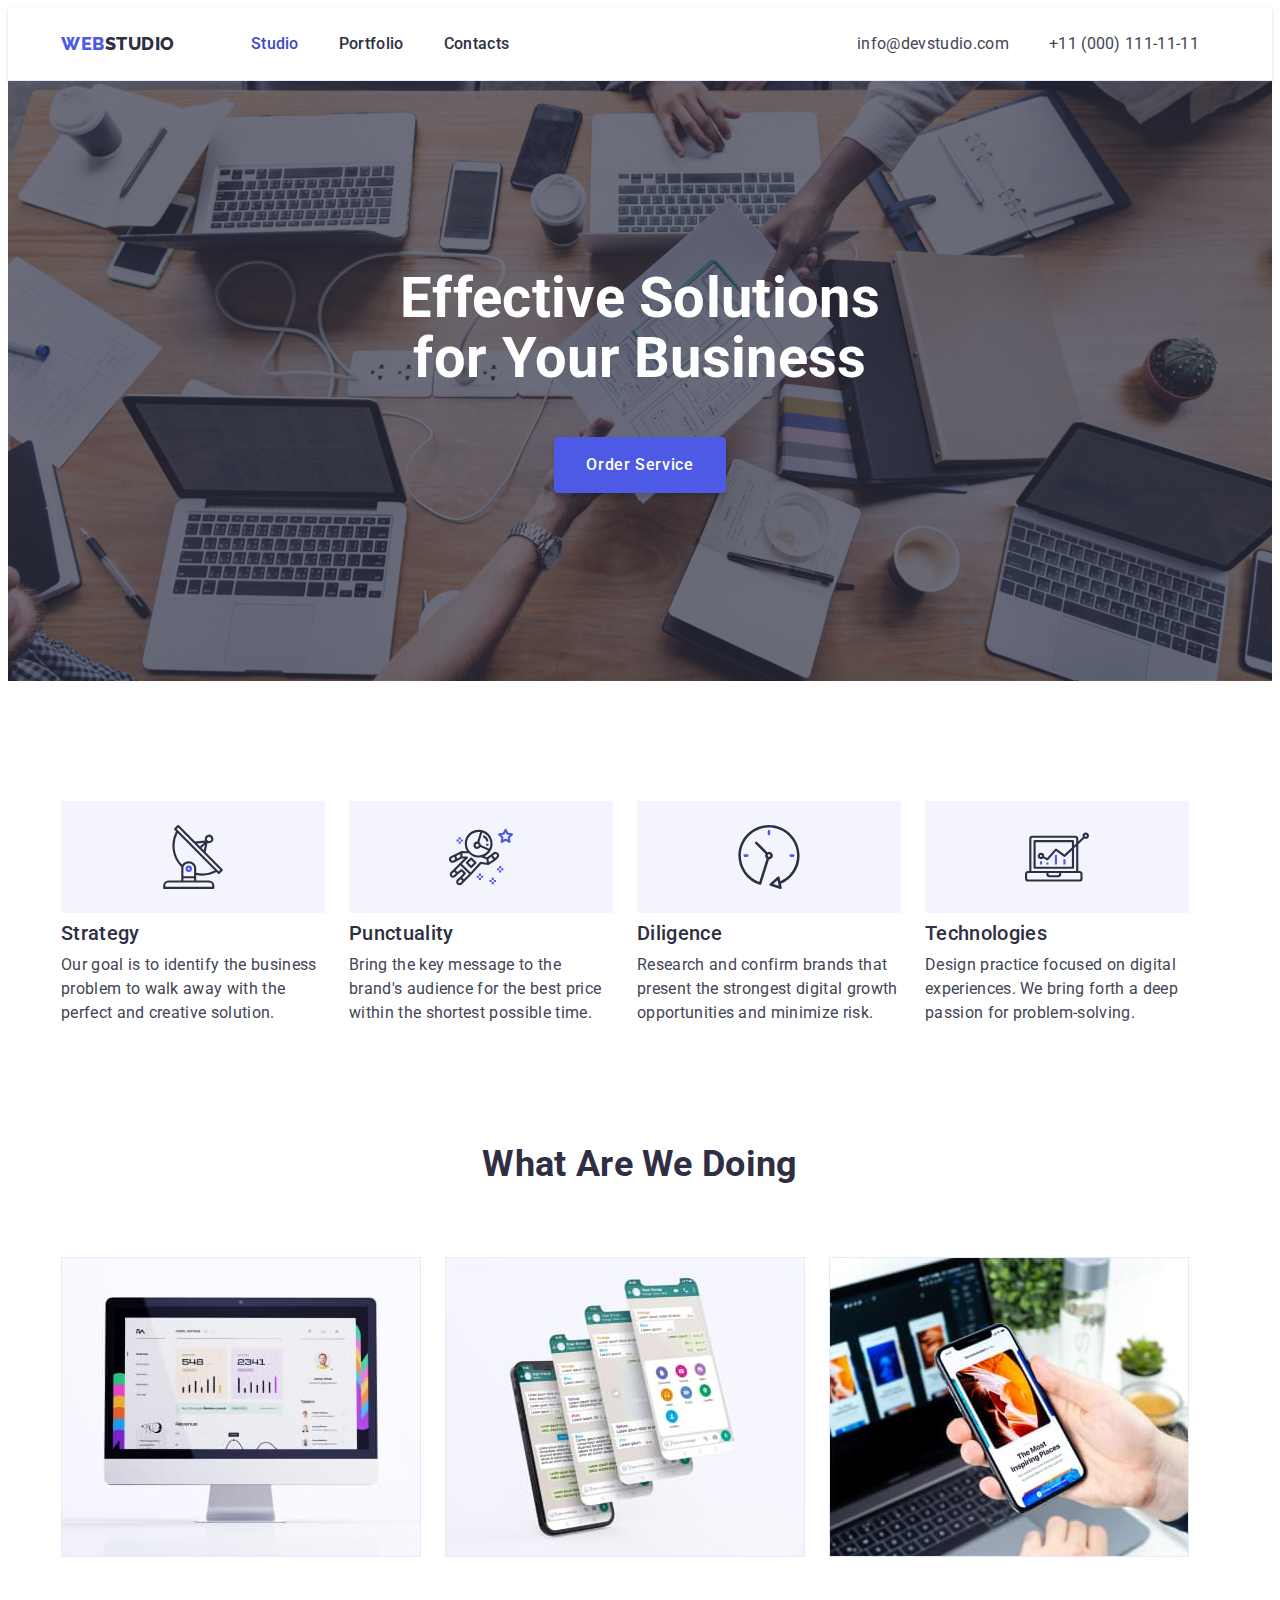
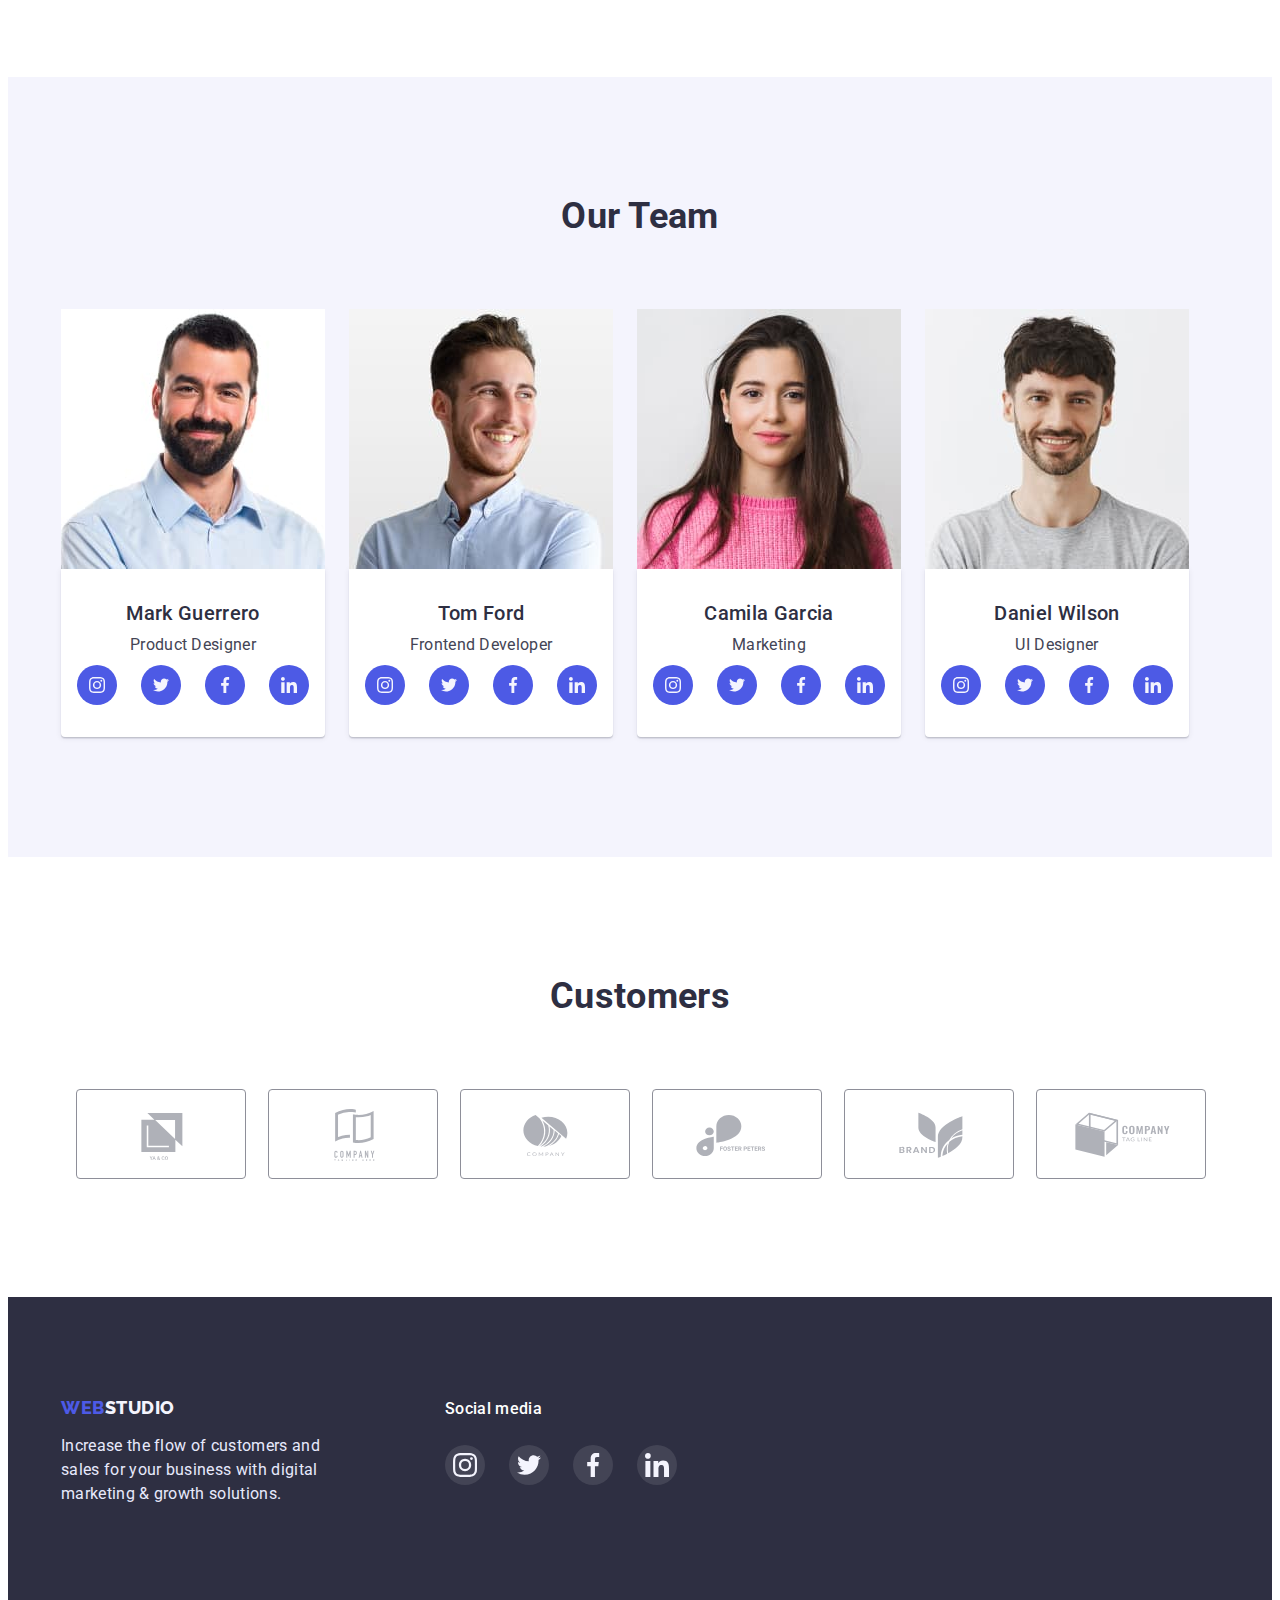
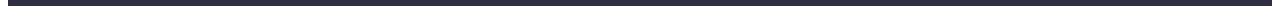
<file: index.html>
<!DOCTYPE html>
<html lang="en">
  <head>
    <meta charset="UTF-8" />
    <meta http-equiv="X-UA-Compatible" content="IE=edge" />
    <meta name="viewport" content="width=device-width, initial-scale=1.0" />
    <title>WebStudio</title>
    <link rel="preconnect" href="https://fonts.googleapis.com" />
    <link rel="preconnect" href="https://fonts.gstatic.com" crossorigin />
    <link href="https://fonts.googleapis.com/css2?family=Raleway:wght@800&family=Roboto:wght@400;500;700;900&display=swap" rel="stylesheet" />
    <link
      rel="stylesheet"
      href="https://cdnjs.cloudflare.com/ajax/libs/modern-normalize/1.1.0/modern-normalize.min.css"
      integrity="sha512-wpPYUAdjBVSE4KJnH1VR1HeZfpl1ub8YT/NKx4PuQ5NmX2tKuGu6U/JRp5y+Y8XG2tV+wKQpNHVUX03MfMFn9Q=="
      crossorigin="anonymous"
      referrerpolicy="no-referrer"
    />
    <link rel="stylesheet" href="./css/styles.css" />
  </head>
  <body>
    <!-- Header -->
    <header class="main-header">
      <div class="container header-container">
        <nav class="main-nav">
          <a class="logo link" href="./index.html"><span class="text-logo">Web</span>Studio</a>
          <ul class="menu list">
            <li><a class="menu-link current" href="">Studio</a></li>
            <li><a class="menu-link" href="./portfolio.html">Portfolio</a></li>
            <li><a class="menu-link" href="">Contacts</a></li>
          </ul>
        </nav>
        <address class="address">
          <ul class="contact-list list">
            <li><a class="contact-item link" href="mailto:info@devstudio.com">info@devstudio.com</a></li>
            <li><a class="contact-item link" href="tel:+110001111111">+11 (000) 111-11-11</a></li>
          </ul>
        </address>
      </div>
    </header>

    <!-- Main content -->
    <main>
      <!-- Hero -->
      <section class="hero">
        <div class="container">
          <h1 class="hero-title">Effective Solutions for Your Business</h1>
          <button class="hero-btn" type="button">Order Service</button>
        </div>
      </section>

      <!-- Features -->
      <section class="features section">
        <div class="container">
          <h2 class="visually-hidden">Features</h2>
          <ul class="feature-list list">
            <li class="feature-item">
              <div class="features-icon-container">
                <svg class="features-icons" width="64px" height="64px">
                  <use href="./images/sprite.svg#icon-antenna_1"></use>
                </svg>
              </div>

              <h3 class="header-title">Strategy</h3>
              <p class="par-text">Our goal is to identify the business problem to walk away with the perfect and creative solution.</p>
            </li>
            <li class="feature-item">
              <div class="features-icon-container">
                <svg class="features-icons" width="64px" height="64px">
                  <use href="./images/sprite.svg#icon-astronaut_1"></use>
                </svg>
              </div>

              <h3 class="header-title">Punctuality</h3>
              <p class="par-text">Bring the key message to the brand's audience for the best price within the shortest possible time.</p>
            </li>
            <li class="feature-item">
              <div class="features-icon-container">
                <svg class="features-icons" width="64px" height="64px">
                  <use href="./images/sprite.svg#icon-clock_1"></use>
                </svg>
              </div>

              <h3 class="header-title">Diligence</h3>
              <p class="par-text">Research and confirm brands that present the strongest digital growth opportunities and minimize risk.</p>
            </li>
            <li class="feature-item">
              <div class="features-icon-container">
                <svg class="features-icons" width="64px" height="64px">
                  <use href="./images/sprite.svg#icon-diagram_1"></use>
                </svg>
              </div>

              <h3 class="header-title">Technologies</h3>
              <p class="par-text">Design practice focused on digital experiences. We bring forth a deep passion for problem-solving.</p>
            </li>
          </ul>
        </div>
      </section>

      <!-- Examples of work -->
      <section class="works section">
        <div class="container">
          <h2 class="section-title">What are we doing</h2>
          <ul class="work-img-list list">
            <li class="work-item"><img src="./images/work_1.jpg" alt="computer" width="360" height="300" /></li>
            <li class="work-item"><img src="./images/work_2.jpg" alt="mobile software" width="360" height="300" /></li>
            <li class="work-item"><img src="./images/work_3.jpg" alt="smartphone" width="360" height="300" /></li>
          </ul>
        </div>
      </section>

      <!-- Team -->
      <section class="team section">
        <div class="container">
          <h2 class="section-title">Our Team</h2>
          <ul class="team-list list">
            <li class="team-item">
              <img src="./images/employee_1.jpg" alt="employee Mark Guerrero" width="264" height="260" />
              <div class="team-content">
                <h3 class="header-title">Mark Guerrero</h3>
                <p class="par-text">Product Designer</p>
                <ul class="socials-team-list list">
                  <li class="socials-team-item">
                    <a class="socials-team-link" href="">
                      <svg class="socials-team-icon" width="16px" height="16px">
                        <use href="./images/sprite.svg#icon-instagram"></use>
                      </svg>
                    </a>
                  </li>
                  <li class="socials-team-item">
                    <a class="socials-team-link" href="">
                      <svg class="socials-team-icon" width="16px" height="16px">
                        <use href="./images/sprite.svg#icon-twitter"></use>
                      </svg>
                    </a>
                  </li>
                  <li class="socials-team-item">
                    <a class="socials-team-link" href="">
                      <svg class="socials-team-icon" width="16px" height="16px">
                        <use href="./images/sprite.svg#icon-facebook"></use>
                      </svg>
                    </a>
                  </li>
                  <li class="socials-team-item">
                    <a class="socials-team-link" href="">
                      <svg class="socials-team-icon" width="16px" height="16px">
                        <use href="./images/sprite.svg#icon-linkedin"></use>
                      </svg>
                    </a>
                  </li>
                </ul>
              </div>
            </li>
            <li class="team-item">
              <img src="./images/employee_2.jpg" alt="employee Tom Ford" width="264" height="260" />
              <div class="team-content">
                <h3 class="header-title">Tom Ford</h3>
                <p class="par-text">Frontend Developer</p>
                <ul class="socials-team-list list">
                  <li class="socials-team-item">
                    <a class="socials-team-link" href="">
                      <svg class="socials-team-icon" width="16px" height="16px">
                        <use href="./images/sprite.svg#icon-instagram"></use>
                      </svg>
                    </a>
                  </li>
                  <li class="socials-team-item">
                    <a class="socials-team-link" href="">
                      <svg class="socials-team-icon" width="16px" height="16px">
                        <use href="./images/sprite.svg#icon-twitter"></use>
                      </svg>
                    </a>
                  </li>
                  <li class="socials-team-item">
                    <a class="socials-team-link" href="">
                      <svg class="socials-team-icon" width="16px" height="16px">
                        <use href="./images/sprite.svg#icon-facebook"></use>
                      </svg>
                    </a>
                  </li>
                  <li class="socials-team-item">
                    <a class="socials-team-link" href="">
                      <svg class="socials-team-icon" width="16px" height="16px">
                        <use href="./images/sprite.svg#icon-linkedin"></use>
                      </svg>
                    </a>
                  </li>
                </ul>
              </div>
            </li>
            <li class="team-item">
              <img src="./images/employee_3.jpg" alt="employee Camila Garcia" width="264" height="260" />
              <div class="team-content">
                <h3 class="header-title">Camila Garcia</h3>
                <p class="par-text">Marketing</p>
                <ul class="socials-team-list list">
                  <li class="socials-team-item">
                    <a class="socials-team-link" href="">
                      <svg class="socials-team-icon" width="16px" height="16px">
                        <use href="./images/sprite.svg#icon-instagram"></use>
                      </svg>
                    </a>
                  </li>
                  <li class="socials-team-item">
                    <a class="socials-team-link" href="">
                      <svg class="socials-team-icon" width="16px" height="16px">
                        <use href="./images/sprite.svg#icon-twitter"></use>
                      </svg>
                    </a>
                  </li>
                  <li class="socials-team-item">
                    <a class="socials-team-link" href="">
                      <svg class="socials-team-icon" width="16px" height="16px">
                        <use href="./images/sprite.svg#icon-facebook"></use>
                      </svg>
                    </a>
                  </li>
                  <li class="socials-team-item">
                    <a class="socials-team-link" href="">
                      <svg class="socials-team-icon" width="16px" height="16px">
                        <use href="./images/sprite.svg#icon-linkedin"></use>
                      </svg>
                    </a>
                  </li>
                </ul>
              </div>
            </li>
            <li class="team-item">
              <img src="./images/employee_4.jpg" alt="employee Daniel Wilson" width="264" height="260" />
              <div class="team-content">
                <h3 class="header-title">Daniel Wilson</h3>
                <p class="par-text">UI Designer</p>
                <ul class="socials-team-list list">
                  <li class="socials-team-item">
                    <a class="socials-team-link" href="">
                      <svg class="socials-team-icon" width="16px" height="16px">
                        <use href="./images/sprite.svg#icon-instagram"></use>
                      </svg>
                    </a>
                  </li>
                  <li class="socials-team-item">
                    <a class="socials-team-link" href="">
                      <svg class="socials-team-icon" width="16px" height="16px">
                        <use href="./images/sprite.svg#icon-twitter"></use>
                      </svg>
                    </a>
                  </li>
                  <li class="socials-team-item">
                    <a class="socials-team-link" href="">
                      <svg class="socials-team-icon" width="16px" height="16px">
                        <use href="./images/sprite.svg#icon-facebook"></use>
                      </svg>
                    </a>
                  </li>
                  <li class="socials-team-item">
                    <a class="socials-team-link" href="">
                      <svg class="socials-team-icon" width="16px" height="16px">
                        <use href="./images/sprite.svg#icon-linkedin"></use>
                      </svg>
                    </a>
                  </li>
                </ul>
              </div>
            </li>
          </ul>
        </div>
      </section>

      <!-- Customers -->
      <section class="customers section">
        <div class="container">
          <h2 class="section-title">Customers</h2>
          <ul class="client-list list">
            <li class="client-item">
              <a class="client-link" href="">
                <svg class="client-icon" width="104px" height="56px">
                  <use href="./images/sprite.svg#icon-logo_1"></use>
                </svg>
              </a>
            </li>
            <li class="client-item">
              <a class="client-link" href="">
                <svg class="client-icon" width="104px" height="56px">
                  <use href="./images/sprite.svg#icon-logo_2"></use>
                </svg>
              </a>
            </li>
            <li class="client-item">
              <a class="client-link" href="">
                <svg class="client-icon" width="104px" height="56px">
                  <use href="./images/sprite.svg#icon-logo_3"></use>
                </svg>
              </a>
            </li>
            <li class="client-item">
              <a class="client-link" href="">
                <svg class="client-icon" width="104px" height="56px">
                  <use href="./images/sprite.svg#icon-logo_4"></use>
                </svg>
              </a>
            </li>
            <li class="client-item">
              <a class="client-link" href="">
                <svg class="client-icon" width="104px" height="56px">
                  <use href="./images/sprite.svg#icon-logo_5"></use>
                </svg>
              </a>
            </li>
            <li class="client-item">
              <a class="client-link" href="">
                <svg class="client-icon" width="104px" height="56px">
                  <use href="./images/sprite.svg#icon-logo_6"></use>
                </svg>
              </a>
            </li>
          </ul>
        </div>
      </section>
    </main>

    <!-- Footer-->
    <footer class="footer">
      <div class="container footer-container">
        <div class="footer-text-container">
          <a class="logo footer-logo" href="./index.html"><span class="text-logo">Web</span>Studio</a>
          <p class="par-text footer-text">Increase the flow of customers and sales for your business with digital marketing & growth solutions.</p>
        </div>

        <div class="footer-socials-container">
          <h3 class="footer-socials-header">Social media</h3>
          <ul class="socials-team-list list">
            <li class="socials-team-item">
              <a class="socials-team-link socials-footer-link" href="">
                <svg class="socials-team-icon socials-footer-icon" width="24px" height="24px">
                  <use href="./images/sprite.svg#icon-instagram"></use>
                </svg>
              </a>
            </li>
            <li class="socials-team-item">
              <a class="socials-team-link socials-footer-link" href="">
                <svg class="socials-team-icon socials-footer-icon" width="24px" height="24px">
                  <use href="./images/sprite.svg#icon-twitter"></use>
                </svg>
              </a>
            </li>
            <li class="socials-team-item">
              <a class="socials-team-link socials-footer-link" href="">
                <svg class="socials-team-icon socials-footer-icon" width="24px" height="24px">
                  <use href="./images/sprite.svg#icon-facebook"></use>
                </svg>
              </a>
            </li>
            <li class="socials-team-item">
              <a class="socials-team-link socials-footer-link" href="">
                <svg class="socials-team-icon socials-footer-icon" width="24px" height="24px">
                  <use href="./images/sprite.svg#icon-linkedin"></use>
                </svg>
              </a>
            </li>
          </ul>
        </div>
      </div>
    </footer>
  </body>
</html>
</file>
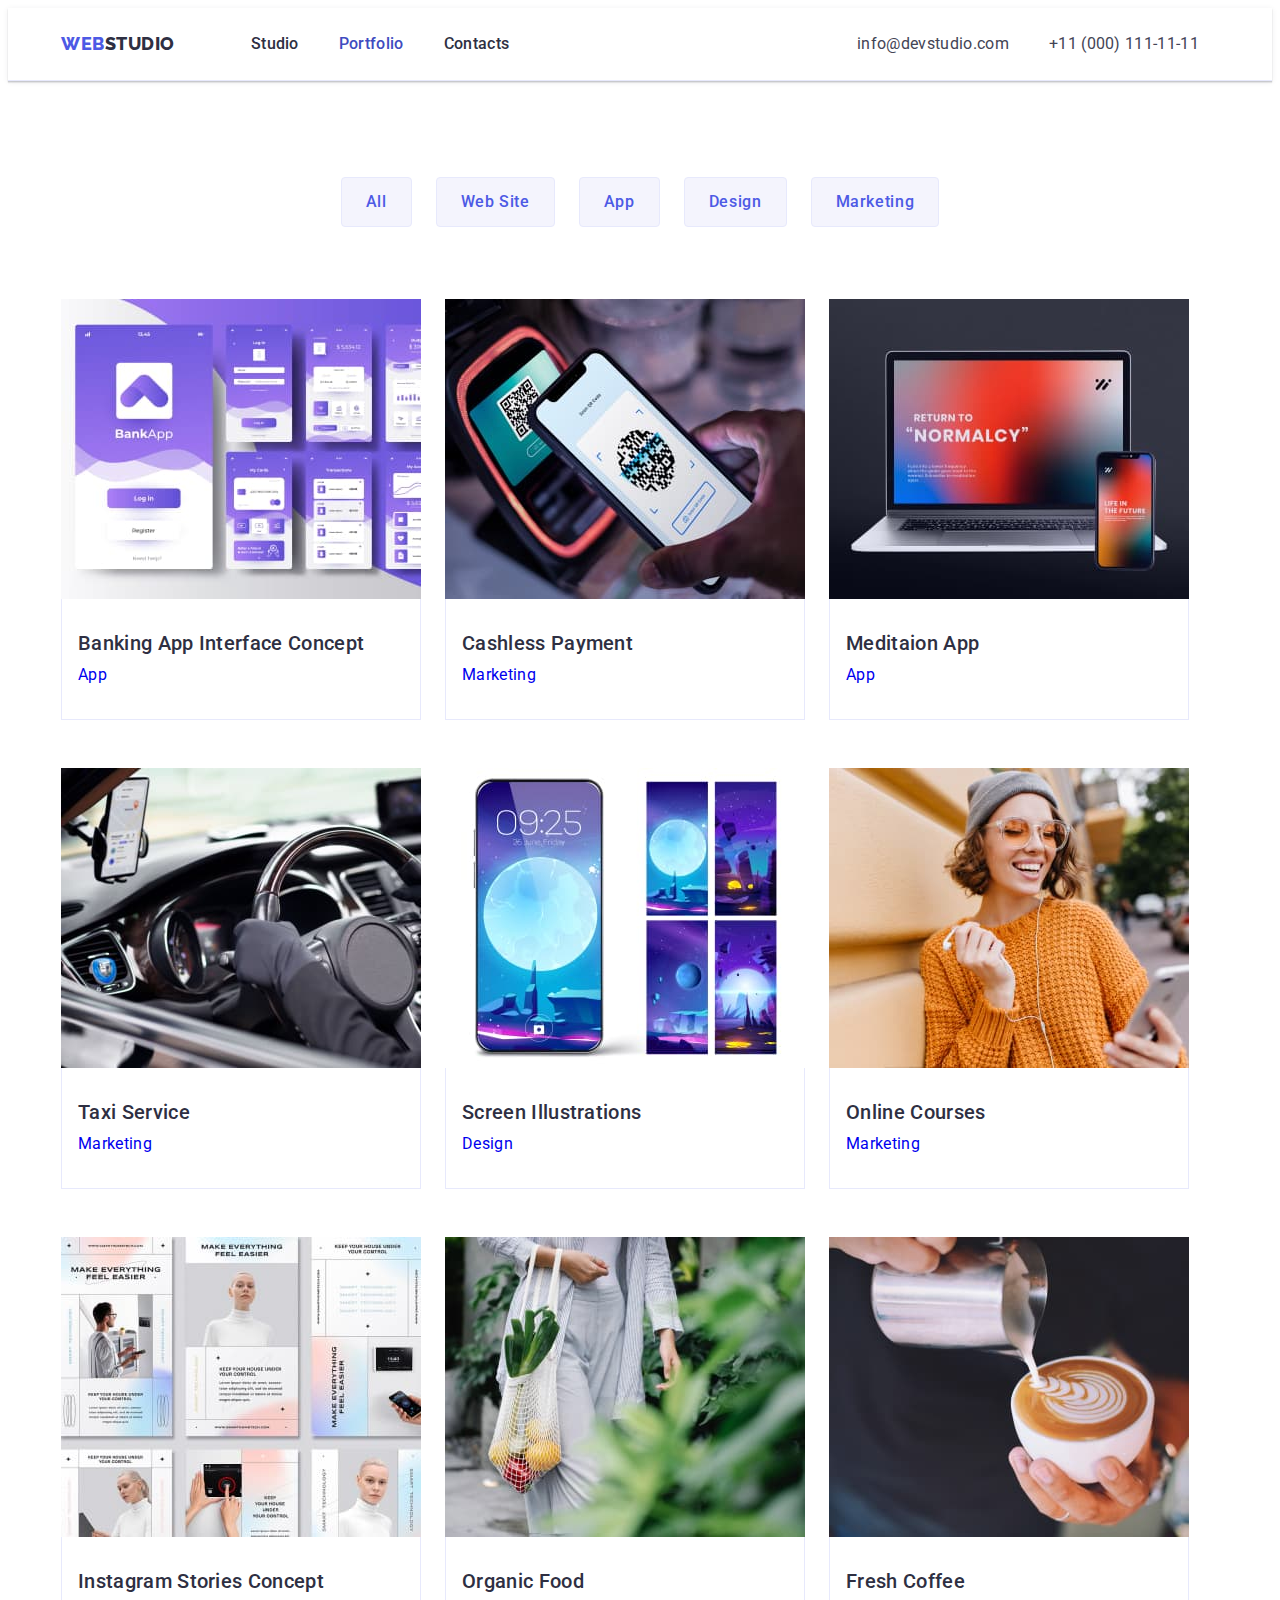
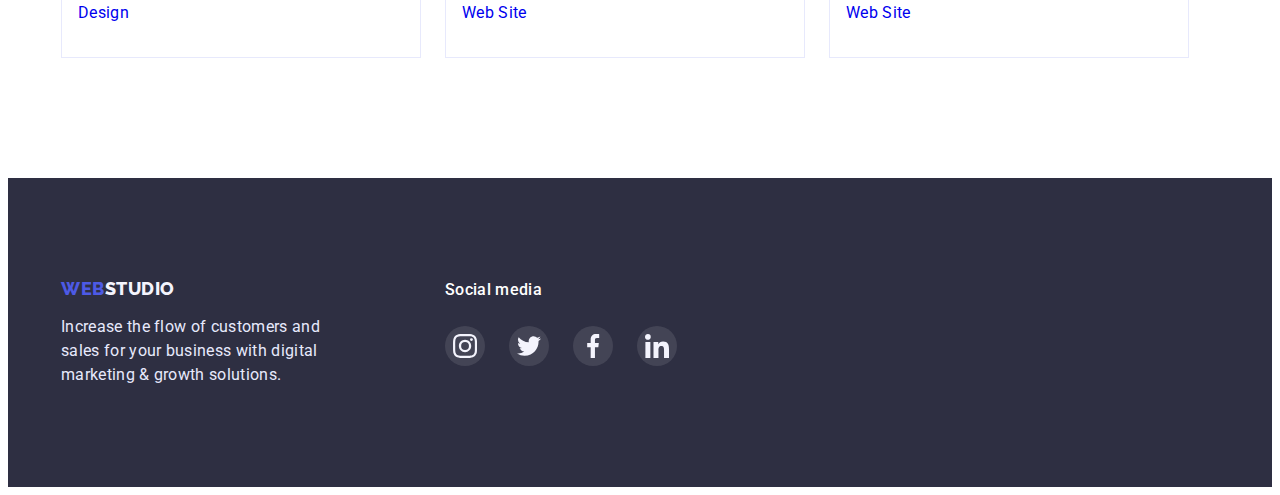
<file: portfolio.html>
<!DOCTYPE html>
<html lang="en">
  <head>
    <meta charset="UTF-8" />
    <meta http-equiv="X-UA-Compatible" content="IE=edge" />
    <meta name="viewport" content="width=device-width, initial-scale=1.0" />
    <title>WebStudio</title>
    <link rel="preconnect" href="https://fonts.googleapis.com" />
    <link rel="preconnect" href="https://fonts.gstatic.com" crossorigin />
    <link href="https://fonts.googleapis.com/css2?family=Raleway:wght@800&family=Roboto:wght@400;500;700&display=swap" rel="stylesheet" />
    <link
      rel="stylesheet"
      href="https://cdnjs.cloudflare.com/ajax/libs/modern-normalize/1.1.0/modern-normalize.min.css"
      integrity="sha512-wpPYUAdjBVSE4KJnH1VR1HeZfpl1ub8YT/NKx4PuQ5NmX2tKuGu6U/JRp5y+Y8XG2tV+wKQpNHVUX03MfMFn9Q=="
      crossorigin="anonymous"
      referrerpolicy="no-referrer"
    />
    <link rel="stylesheet" href="./css/styles.css" />
  </head>
  <body>
    <!-- Header -->
    <header class="main-header">
      <div class="container header-container">
        <nav class="main-nav">
          <a class="logo link" href="./index.html"><span class="text-logo">Web</span>Studio</a>
          <ul class="menu list">
            <li><a class="menu-link" href="./index.html">Studio</a></li>
            <li><a class="menu-link current" href="">Portfolio</a></li>
            <li><a class="menu-link" href="">Contacts</a></li>
          </ul>
        </nav>
        <address class="address">
          <ul class="contact-list list">
            <li><a class="contact-item link" href="mailto:info@devstudio.com">info@devstudio.com</a></li>
            <li><a class="contact-item link" href="tel:+110001111111">+11 (000) 111-11-11</a></li>
          </ul>
        </address>
      </div>
    </header>

    <!-- Main content -->
    <main>
      <!-- Portfolio -->
      <section class="portfolio">
        <div class="container">
          <h1 class="visually-hidden" class="port-title">Portfolio</h1>
          <ul class="port-buttons list">
            <li><button class="port-btn" type="button">All</button></li>
            <li><button class="port-btn" type="button">Web Site</button></li>
            <li><button class="port-btn" type="button">App</button></li>
            <li><button class="port-btn" type="button">Design</button></li>
            <li><button class="port-btn" type="button">Marketing</button></li>
          </ul>
          <ul class="port-images list">
            <li class="port-item">
              <a class="port-link link" href="./portfolio.html">
                <img src="./images/port_1.jpg" alt="design windows" width="360" height="300" />
                <div class="port-content">
                  <h2 class="header-title">Banking App Interface Concept</h2>
                  <p class="par-text">App</p>
                </div>
              </a>
            </li>
            <li class="port-item">
              <a class="port-link link" href="./portfolio.html">
                <img src="./images/port_2.jpg" alt="smartphone with code scanner" width="360" height="300" />
                <div class="port-content">
                  <h2 class="header-title">Cashless Payment</h2>
                  <p class="par-text">Marketing</p>
                </div>
              </a>
            </li>
            <li class="port-item">
              <a class="port-link link" href="./portfolio.html">
                <img src="./images/port_3.jpg" alt="laptop and smartphone" width="360" height="300" />
                <div class="port-content">
                  <h2 class="header-title">Meditaion App</h2>
                  <p class="par-text">App</p>
                </div>
              </a>
            </li>
            <li class="port-item">
              <a class="port-link link" href="./portfolio.html">
                <img src="./images/port_4.jpg" alt="in the car" width="360" height="300" />
                <div class="port-content">
                  <h2 class="header-title">Taxi Service</h2>
                  <p class="par-text">Marketing</p>
                </div>
              </a>
            </li>
            <li class="port-item">
              <a class="port-link link" href="./portfolio.html">
                <img src="./images/port_5.jpg" alt="smartphone with purple pictures" width="360" height="300" />
                <div class="port-content">
                  <h2 class="header-title">Screen Illustrations</h2>
                  <p class="par-text">Design</p>
                </div>
              </a>
            </li>
            <li class="port-item">
              <a class="port-link link" href="./portfolio.html">
                <img src="./images/port_6.jpg" alt="the girl with the orange blouse" width="360" height="300" />
                <div class="port-content">
                  <h2 class="header-title">Online Courses</h2>
                  <p class="par-text">Marketing</p>
                </div>
              </a>
            </li>
            <li class="port-item">
              <a class="port-link link" href="./portfolio.html">
                <img src="./images/port_7.jpg" alt="telephone pages" width="360" height="300" />
                <div class="port-content">
                  <h2 class="header-title">Instagram Stories Concept</h2>
                  <p class="par-text">Design</p>
                </div>
              </a>
            </li>
            <li class="port-item">
              <a class="port-link link" href="./portfolio.html">
                <img src="./images/port_8.jpg" alt="woman with a bag" width="360" height="300" />
                <div class="port-content">
                  <h2 class="header-title">Organic Food</h2>
                  <p class="par-text">Web Site</p>
                </div>
              </a>
            </li>
            <li class="port-item">
              <a class="port-link link" href="./portfolio.html">
                <img src="./images/port_9.jpg" alt="coffee preparation" width="360" height="300" />
                <div class="port-content">
                  <h2 class="header-title">Fresh Coffee</h2>
                  <p class="par-text">Web Site</p>
                </div>
              </a>
            </li>
          </ul>
        </div>
      </section>
    </main>

    <!-- Footer-->
    <footer class="footer">
      <div class="container footer-container">
        <div class="footer-text-container">
          <a class="logo footer-logo" href="./index.html"><span class="text-logo">Web</span>Studio</a>
          <p class="par-text footer-text">Increase the flow of customers and sales for your business with digital marketing & growth solutions.</p>
        </div>

        <div class="footer-socials-container">
          <h3 class="footer-socials-header">Social media</h3>
          <ul class="socials-team-list list">
            <li class="socials-team-item">
              <a class="socials-team-link socials-footer-link" href="">
                <svg class="socials-team-icon socials-footer-icon" width="24px" height="24px">
                  <use href="./images/sprite.svg#icon-instagram"></use>
                </svg>
              </a>
            </li>
            <li class="socials-team-item">
              <a class="socials-team-link socials-footer-link" href="">
                <svg class="socials-team-icon socials-footer-icon" width="24px" height="24px">
                  <use href="./images/sprite.svg#icon-twitter"></use>
                </svg>
              </a>
            </li>
            <li class="socials-team-item">
              <a class="socials-team-link socials-footer-link" href="">
                <svg class="socials-team-icon socials-footer-icon" width="24px" height="24px">
                  <use href="./images/sprite.svg#icon-facebook"></use>
                </svg>
              </a>
            </li>
            <li class="socials-team-item">
              <a class="socials-team-link socials-footer-link" href="">
                <svg class="socials-team-icon socials-footer-icon" width="24px" height="24px">
                  <use href="./images/sprite.svg#icon-linkedin"></use>
                </svg>
              </a>
            </li>
          </ul>
        </div>
      </div>
    </footer>
  </body>
</html>
</file>
<file: css/styles.css>
:root {
    --primary-text-color: #434455;
    --title-text-color: #2E2F42;
    --accent-color: #4D5AE5;
    --ocean-color: #404BBF;
    --white-color: #FFF;
    --cloud-color: #F4F4FD;
    --cornflower-color: #E7E9FC;
    --platinum-color: #E5E5E5;
    --buffed-plum-color: #AFB1B8;
    --green-footer-color: #31D0AA;
    --light-slate-color: #8E8F99;
}


body {
    font-family: 'Roboto', sans-serif;
    letter-spacing: 0.02em;
    color: var(--primary-text-color);
}

h1,
h2,
h3,
h4,
p {
    margin-top: 0;
    margin-bottom: 0;
}

ul {
    margin-top: 0;
    margin-bottom: 0;
    padding-left: 0;

}

img {
    display: block;
    max-width: 100%;
    height: auto;
}

.container {
    width: 100%;
    max-width: 1158px;
    padding: 0 15px;
    margin: 0 auto;
}

.list {
    list-style: none;
}

.link {
    text-decoration: none;
}

.header-title {
    margin-bottom: 8px;
    font-weight: 500;
    font-size: 20px;
    line-height: 1.2;
    color: var(--title-text-color);
}

.par-text {
    font-size: 16px;
    line-height: 1.5;
}

.section {
    padding: 120px 0;
}

.section-title {
    margin-bottom: 72px;
    font-size: 36px;
    line-height: 1.11;
    text-align: center;
    text-transform: capitalize;
    color: var(--title-text-color);
}

.visually-hidden {
    position: absolute;
    width: 1px;
    height: 1px;
    margin: -1px;
    border: 0;
    padding: 0;
    white-space: nowrap;
    clip-path: inset(100%);
    clip: rect(0 0 0 0);
    overflow: hidden;
}



/* _________________Header_________________ */

.main-header {
    border-bottom: 1px solid var(--cornflower-color);
    box-shadow: 0px 2px 1px rgba(46, 47, 66, 0.08), 0px 1px 1px rgba(46, 47, 66, 0.16), 0px 1px 6px rgba(46, 47, 66, 0.08);

}

.logo {
    font-family: 'Raleway', sans-serif;
    font-weight: 800;
    font-size: 18px;
    line-height: 1.33;
    letter-spacing: 0.03em;
    text-transform: uppercase;
    color: var(--title-text-color)
}

.text-logo {
    color: var(--accent-color);
}

.header-container {
    display: flex;
    padding: 24px 0;
    align-items: center;
}

.main-nav {
    display: flex;
    align-items: center;
    flex-grow: 1;
    gap: 56px;
}

.menu {
    display: flex;
    align-items: center;

}

.menu-link {
    padding: 20px;
    font-weight: 500;
    font-size: 16px;
    line-height: 1.5;
    text-decoration: none;
    color: var(--title-text-color)
}

.menu-link:hover,
.menu-link:focus {
    color: var(--ocean-color);
}

.contact-list {
    display: flex;
    align-items: center;
}

.contact-item {
    padding: 20px;
    font-size: 16px;
    line-height: 1.5;
    color: inherit;
    font-style: normal;
}

.contact-item:hover,
.contact-item:focus,
.contact-item:hover,
.contact-item:focus {
    color: var(--ocean-color);
}

.menu .menu-link.current {
    color: var(--ocean-color);
}



/* _________________Hero_________________ */

.hero {
    max-width: 1440px;
    margin: 0 auto;
    padding: 188px 0;
    background-image: linear-gradient(0deg, rgba(46, 47, 66, 0.7), rgba(46, 47, 66, 0.7)), url("../images/people-office_1.jpg");
    background-repeat: no-repeat;
    background-position: center;
    background-color: var(--title-text-color);
    background-size: cover;
    text-align: center;


}

.hero-title {
    max-width: 496px;
    margin: 0 auto 48px;
    font-size: 56px;
    line-height: 1.07;
    color: var(--white-color);
}

.hero-btn {
    display: inline-block;
    min-width: 170px;
    padding: 16px 32px;
    font-family: inherit;
    cursor: pointer;
    font-weight: 500;
    font-size: 16px;
    line-height: 1.5;
    letter-spacing: 0.04em;
    border-radius: 4px;
    border: none;
    box-shadow: 0px 4px 4px rgba(0, 0, 0, 0.15);
    background: var(--accent-color);
    color: var(--white-color);
}

.hero-btn:hover,
.hero-btn:focus {
    background: var(--ocean-color);
}



/* _________________Features_________________ */

.features {
    padding-bottom: 0;
}

.feature-list {
    display: flex;
    gap: 24px;
    flex-wrap: wrap;
}

.feature-item {
    flex-basis: 264px;

}

.features-icon-container {
    display: flex;
    justify-content: center;
    align-items: center;
    height: 112px;
    width: 264;
    gap: 24px;
    margin-bottom: 8px;
    background: var(--cloud-color);
}


/* _________________Examples of work_________________ */

.work-img-list {
    display: flex;
    gap: 24px;
    flex-wrap: wrap;
}

.work-item {
    flex-basis: calc(100% - 48px) / 3;
}



/* _________________Team_________________ */

.team {
    background: var(--cloud-color);
}

.team-list {
    display: flex;
    gap: 24px;
    flex-wrap: wrap;
}

.team-item {
    flex-basis: calc(100% - 72px) / 4;
}

.team-content {
    padding: 32px 0;
    text-align: center;
    background: var(--white-color);
    box-shadow: 0px 1px 6px rgba(46, 47, 66, 0.08), 0px 1px 1px rgba(46, 47, 66, 0.16), 0px 2px 1px rgba(46, 47, 66, 0.08);
    border-radius: 0px 0px 4px 4px;
}

.socials-team-list {
    display: flex;
    gap: 24px;
    justify-content: center;
    padding-top: 8px;
}

.socials-team-item {
    width: 40px;
    height: 40px;
}

.socials-team-link {
    display: flex;
    justify-content: center;
    align-items: center;
    width: 100%;
    height: 100%;
    border-radius: 50%;
    background-color: var(--accent-color);
}

.socials-team-link:hover,
.socials-team-link:focus {
    background-color: var(--ocean-color);
}

.socials-team-icon {
    fill: var(--cloud-color)
}



/* _________________Customers_________________ */

.client-list {
    display: flex;
    gap: 24px;
    justify-content: center;
}


.client-item {
    width: 168px;
    height: 88px;

}

.client-link {
    display: flex;
    justify-content: center;
    align-items: center;
    width: 100%;
    height: 100%;
    border: 1px solid var(--light-slate-color);
    border-radius: 4px;

}

.client-icon {
    fill: var(--buffed-plum-color);
}

.client-link:hover,
.client-link:focus {
    border: 1px solid var(--ocean-color);
}

.client-link:hover .client-icon,
.client-link:focus .client-icon {
    fill: var(--ocean-color);
}



/* _________________Portfolio_________________ */

.portfolio {
    padding-top: 96px;
    padding-bottom: 120px;
}

.port-buttons {
    display: flex;
    margin-bottom: 72px;
    justify-content: center;
    gap: 24px;
}

.port-btn {
    display: inline-block;
    min-width: 69px;
    padding: 12px 24px;
    text-align: center;
    font-family: inherit;
    cursor: pointer;
    font-weight: 500;
    font-size: 16px;
    line-height: 1.5;
    letter-spacing: 0.04em;
    border-radius: 4px;
    border: 1px solid var(--cornflower-color);
    background: var(--cloud-color);
    color: var(--accent-color);
}

.port-btn:hover,
.port-btn:focus {
    border: 1px solid transparent;
    box-shadow: 0px 3px 1px rgba(0, 0, 0, 0.1), 0px 2px 1px rgba(0, 0, 0, 0.08), 0px 2px 2px rgba(0, 0, 0, 0.12);
    background: var(--ocean-color);
    color: var(--white-color);
}

.port-images {
    display: flex;
    column-gap: 24px;
    row-gap: 48px;
    flex-wrap: wrap;
}

.port-item {
    flex-basis: calc(100% - 48px) / 3;
}

.port-link {
    display: block;
}

.port-link:hover,
.port-link:focus {
    box-shadow: 0px 1px 6px rgba(46, 47, 66, 0.08), 0px 1px 1px rgba(46, 47, 66, 0.16), 0px 2px 1px rgba(46, 47, 66, 0.08);
}

.port-content {
    padding: 32px 0 32px 16px;
    text-align: left;
    border: 1px solid var(--cornflower-color);
    border-top: 0;
}



/* _________________Footer_________________ */

.footer {
    background: var(--title-text-color);
    padding: 100px 0;
}

.footer-container {
    display: flex;
    gap: 120px;

}

.footer-logo {
    line-height: 1.17;
    text-decoration: none;
    color: var(--cloud-color);
}

.footer-text {
    margin-top: 16px;
    width: 264px;
    color: var(--cornflower-color);
}


.footer-socials-header {
    font-weight: 500;
    font-size: 16px;
    line-height: 1.5;
    margin-bottom: 16px;
    color: var(--white-color);
}

.socials-foter-icon {
    fill: var(--cloud-color)
}

.socials-footer-link {
    background-color: rgba(255, 255, 255, 0.1);
}

.socials-footer-link:hover,
.socials-footer-link:focus {
    background-color: var(--green-footer-color);
}
</file>
